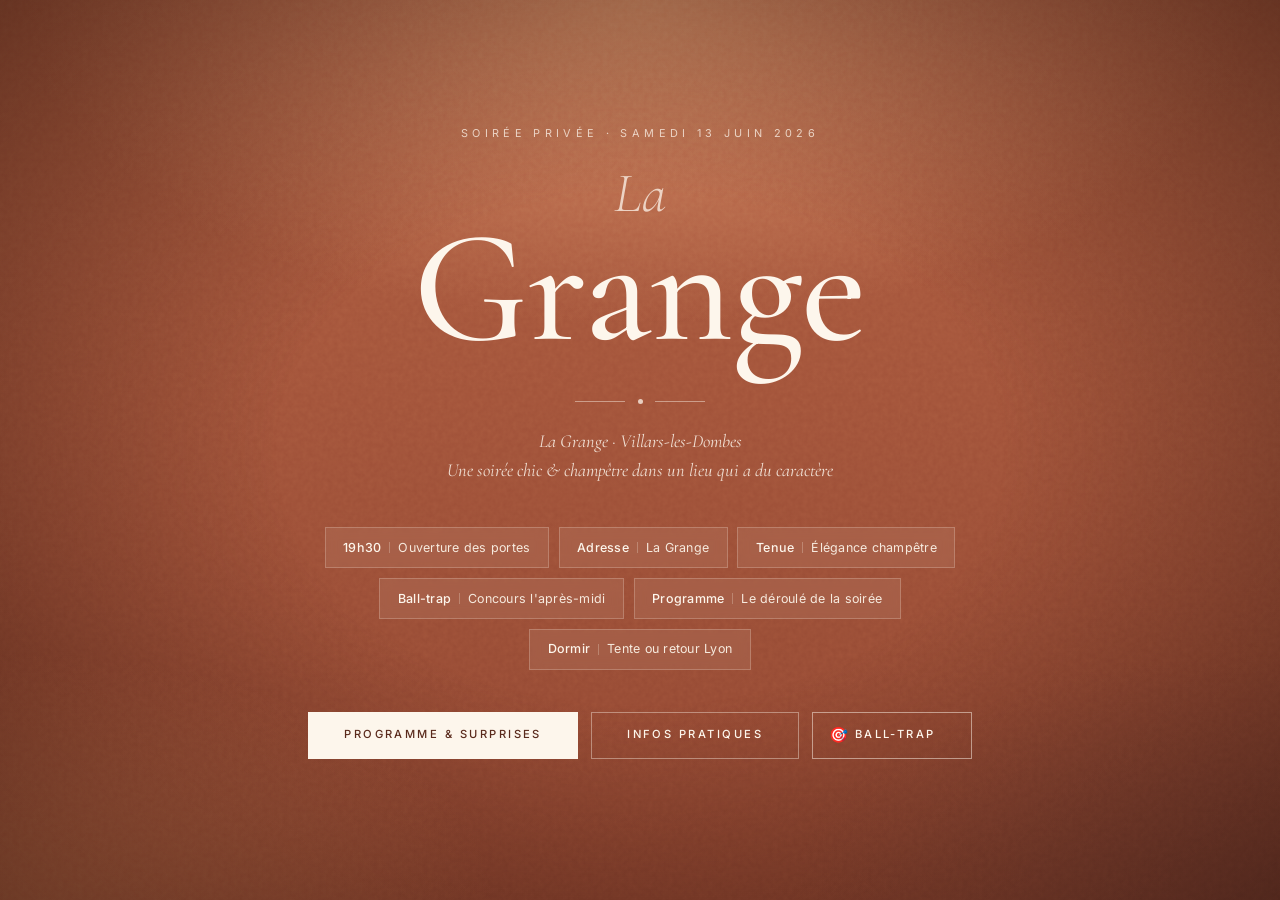
<file: index.html>
<!DOCTYPE html>
<html lang="fr">
<head>
  <meta charset="UTF-8" />
  <meta name="viewport" content="width=device-width, initial-scale=1.0" />
  <title>La Grange · Soirée du 13 Juin 2026</title>
  <link rel="stylesheet" href="style.css" />
</head>
<body>

<main class="hero">

  <p class="eyebrow fade-in d1">Soirée privée &middot; Samedi 13 Juin 2026</p>

  <div class="title-wrap fade-in d2">
    <span class="title-la">La</span>
    <h1>Grange</h1>
  </div>

  <div class="ornament fade-in d3" aria-hidden="true">
    <span class="orn-line"></span>
    <span class="orn-dot"></span>
    <span class="orn-line"></span>
  </div>

  <p class="tagline fade-in d4">La Grange &middot; Villars-les-Dombes<br>Une soirée chic &amp; champêtre dans un lieu qui a du caractère</p>

  <ul class="tags fade-in d5">
    <a href="programme.html" class="tag"><strong>19h30</strong><span class="tag-sep"></span>Ouverture des portes</a>
    <a href="adresse.html" class="tag"><strong>Adresse</strong><span class="tag-sep"></span>La Grange</a>
    <a href="tenue.html" class="tag"><strong>Tenue</strong><span class="tag-sep"></span>Élégance champêtre</a>
    <a href="ball-trap.html" class="tag"><strong>Ball-trap</strong><span class="tag-sep"></span>Concours l'après-midi</a>
    <a href="programme.html" class="tag"><strong>Programme</strong><span class="tag-sep"></span>Le déroulé de la soirée</a>
    <a href="adresse.html#dormir" class="tag"><strong>Dormir</strong><span class="tag-sep"></span>Tente ou retour Lyon</a>
  </ul>

  <nav class="nav fade-in d6">
    <a href="programme.html" class="nav-btn">Programme &amp; surprises</a>
    <a href="adresse.html" class="nav-btn nav-btn-ghost">Infos pratiques</a>
    <a href="ball-trap.html" class="nav-btn nav-btn-ball">Ball-trap</a>
  </nav>

</main>

</body>
</html>
</file>
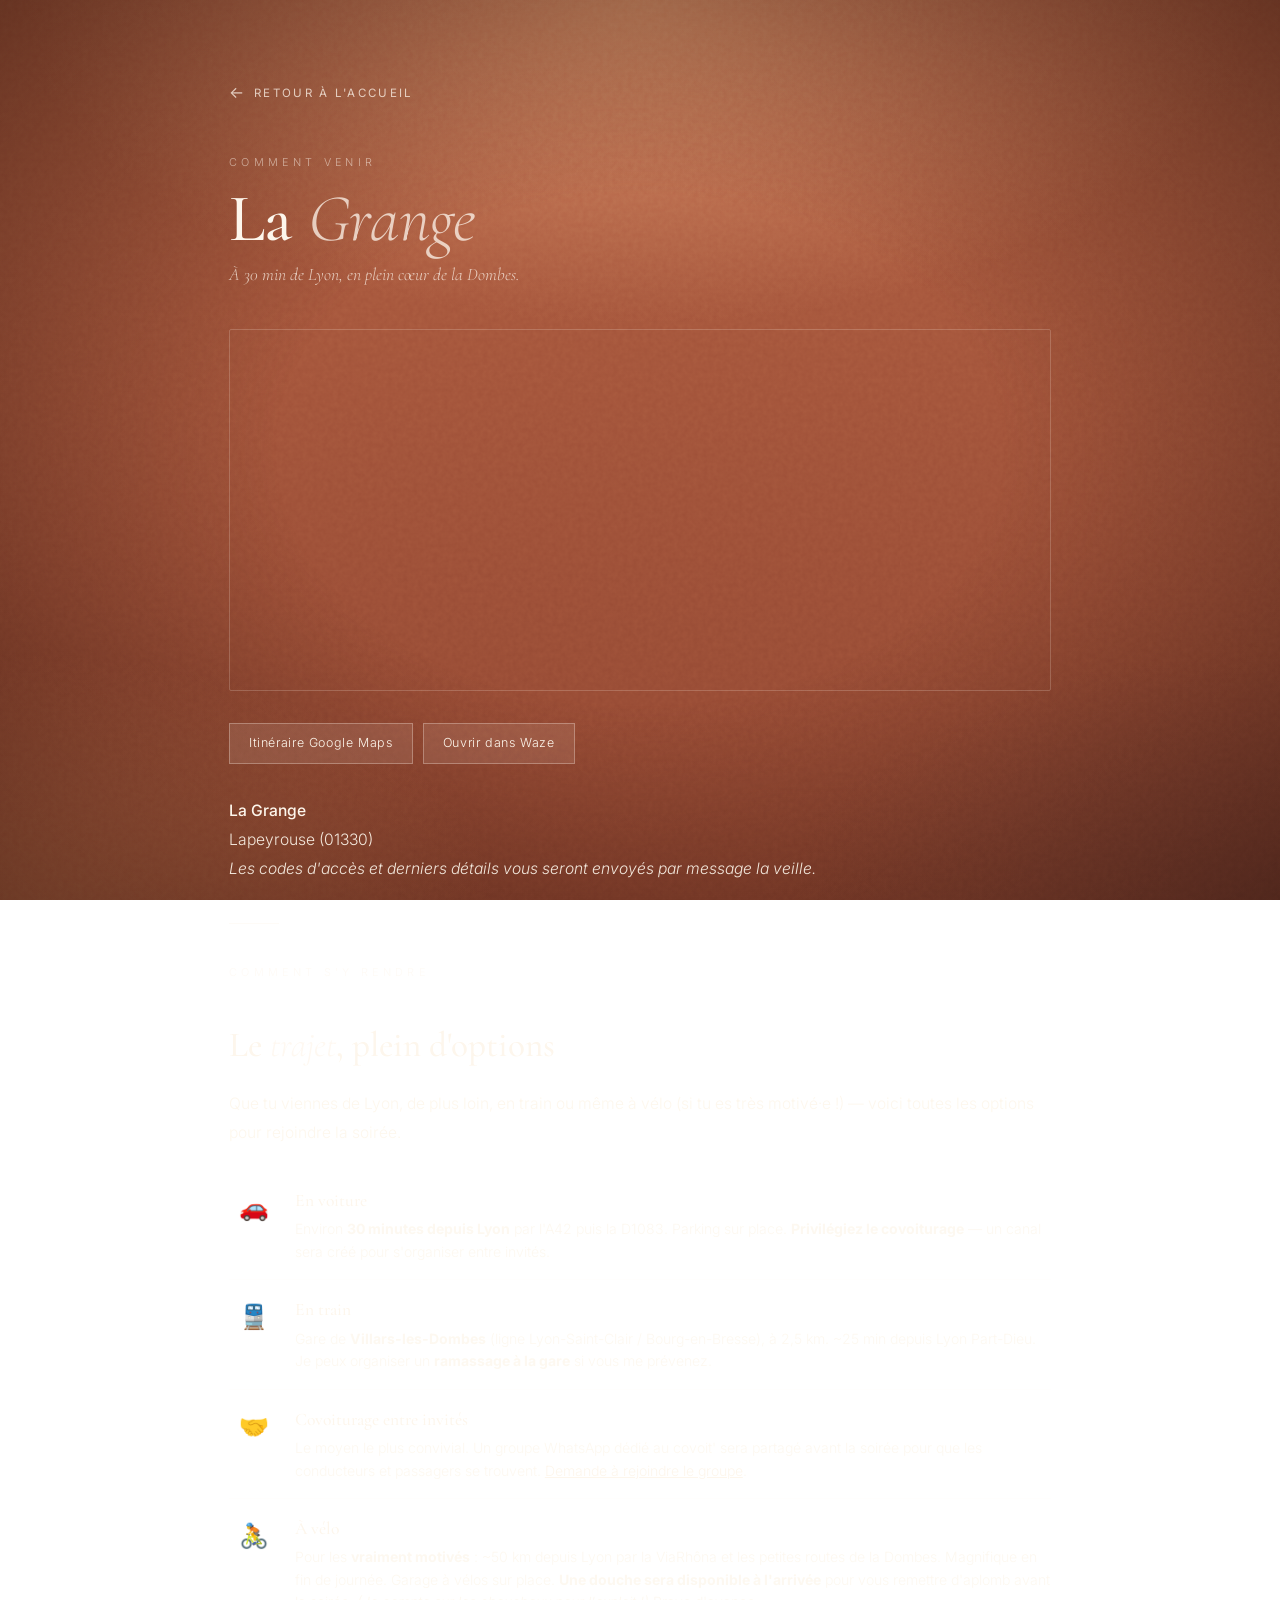
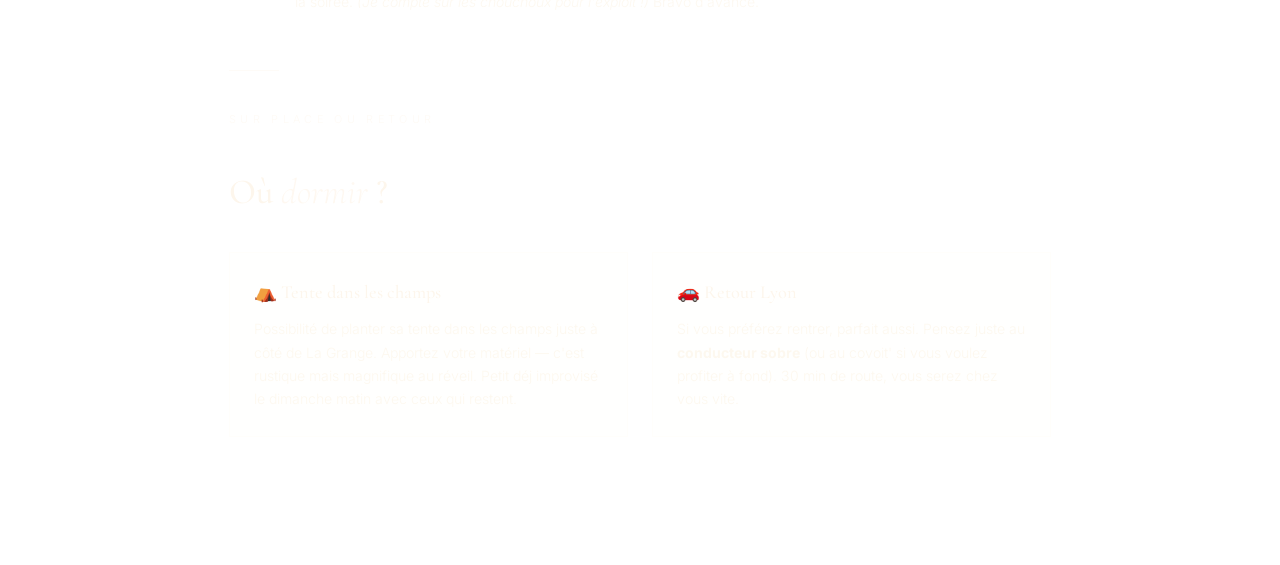
<file: adresse.html>
<!DOCTYPE html>
<html lang="fr">
<head>
  <meta charset="UTF-8" />
  <meta name="viewport" content="width=device-width, initial-scale=1.0" />
  <title>Adresse &amp; transport · La Grange</title>
  <link rel="stylesheet" href="style.css" />
</head>
<body>

<div class="page-content">

  <a href="index.html" class="back-link">Retour à l'accueil</a>

  <p class="page-eyebrow">Comment venir</p>
  <h1 class="page-title">La <em>Grange</em></h1>
  <p class="page-subtitle">À 30 min de Lyon, en plein cœur de la Dombes.</p>

  <!-- ── MAP ─────────────────── -->
  <div class="map-wrap">
    <iframe
      src="https://www.openstreetmap.org/export/embed.html?bbox=4.9774%2C45.9918%2C5.0174%2C46.0118&layer=mapnik&marker=46.0018%2C4.9974"
      loading="lazy"
      title="Carte de La Grange">
    </iframe>
  </div>

  <div class="map-actions">
    <a href="https://www.google.com/maps/dir/?api=1&destination=Ch%C3%A2teau+de+la+Grange+Villars-les-Dombes&travelmode=driving" target="_blank" class="map-btn">Itinéraire Google Maps</a>
    <a href="https://www.waze.com/ul?ll=46.0018%2C4.9974&navigate=yes" target="_blank" class="map-btn">Ouvrir dans Waze</a>
  </div>

  <div class="prose" style="margin-top:2rem;">
    <p><strong>La Grange</strong><br>Lapeyrouse (01330)<br><em>Les codes d'accès et derniers détails vous seront envoyés par message la veille.</em></p>
  </div>

  <div class="section-rule"></div>

  <!-- ── TRANSPORT ─────────────────── -->
  <p class="page-eyebrow">Comment s'y rendre</p>
  <h2>Le <em style="font-style:italic;color:var(--cream-dim);font-weight:300;">trajet</em>, plein d'options</h2>
  <div class="prose">
    <p>Que tu viennes de Lyon, de plus loin, en train ou même à vélo (si tu es très motivé·e !) — voici toutes les options pour rejoindre la soirée.</p>
  </div>

  <ul class="transport-list">
    <li>
      <span class="transport-icon">🚗</span>
      <div>
        <h4>En voiture</h4>
        <p>Environ <strong>30 minutes depuis Lyon</strong> par l'A42 puis la D1083. Parking sur place. <strong>Privilégiez le covoiturage</strong> — un canal sera créé pour s'organiser entre invités.</p>
      </div>
    </li>
    <li>
      <span class="transport-icon">🚆</span>
      <div>
        <h4>En train</h4>
        <p>Gare de <strong>Villars-les-Dombes</strong> (ligne Lyon-Saint-Clair / Bourg-en-Bresse), à 2,5 km. ~25 min depuis Lyon Part-Dieu. Je peux organiser un <strong>ramassage à la gare</strong> si vous me prévenez.</p>
      </div>
    </li>
    <li>
      <span class="transport-icon">🤝</span>
      <div>
        <h4>Covoiturage entre invités</h4>
        <p>Le moyen le plus convivial. Un groupe WhatsApp dédié au covoit' sera partagé avant la soirée pour que les conducteurs et passagers se trouvent. <a href="https://wa.me/33769939389?text=Salut%20!%20Je%20veux%20rejoindre%20le%20groupe%20covoit'%20pour%20la%20soir%C3%A9e%20La%20Grange" style="color:var(--cream);text-decoration:underline;">Demande à rejoindre le groupe</a>.</p>
      </div>
    </li>
    <li>
      <span class="transport-icon">🚴</span>
      <div>
        <h4>À vélo</h4>
        <p>Pour les <strong>vraiment motivés</strong> : ~50 km depuis Lyon par la ViaRhôna et les petites routes de la Dombes. Magnifique en fin de journée. Garage à vélos sur place. <strong>Une douche sera disponible à l'arrivée</strong> pour vous remettre d'aplomb avant la soirée. <em>(Je compte sur les chouchoux pour l'exploit !)</em> Bravo d'avance.</p>
      </div>
    </li>
  </ul>

  <div class="section-rule" id="dormir"></div>

  <!-- ── DORMIR ─────────────────── -->
  <p class="page-eyebrow">Sur place ou retour</p>
  <h2>Où <em style="font-style:italic;color:var(--cream-dim);font-weight:300;">dormir</em> ?</h2>

  <div class="info-grid">
    <div class="info-card">
      <h3>⛺ Tente dans les champs</h3>
      <p>Possibilité de planter sa tente dans les champs juste à côté de La Grange. Apportez votre matériel — c'est rustique mais magnifique au réveil. Petit déj improvisé le dimanche matin avec ceux qui restent.</p>
    </div>
    <div class="info-card">
      <h3>🚗 Retour Lyon</h3>
      <p>Si vous préférez rentrer, parfait aussi. Pensez juste au <strong>conducteur sobre</strong> (ou au covoit' si vous voulez profiter à fond). 30 min de route, vous serez chez vous vite.</p>
    </div>
  </div>

</div>

</body>
</html>
</file>
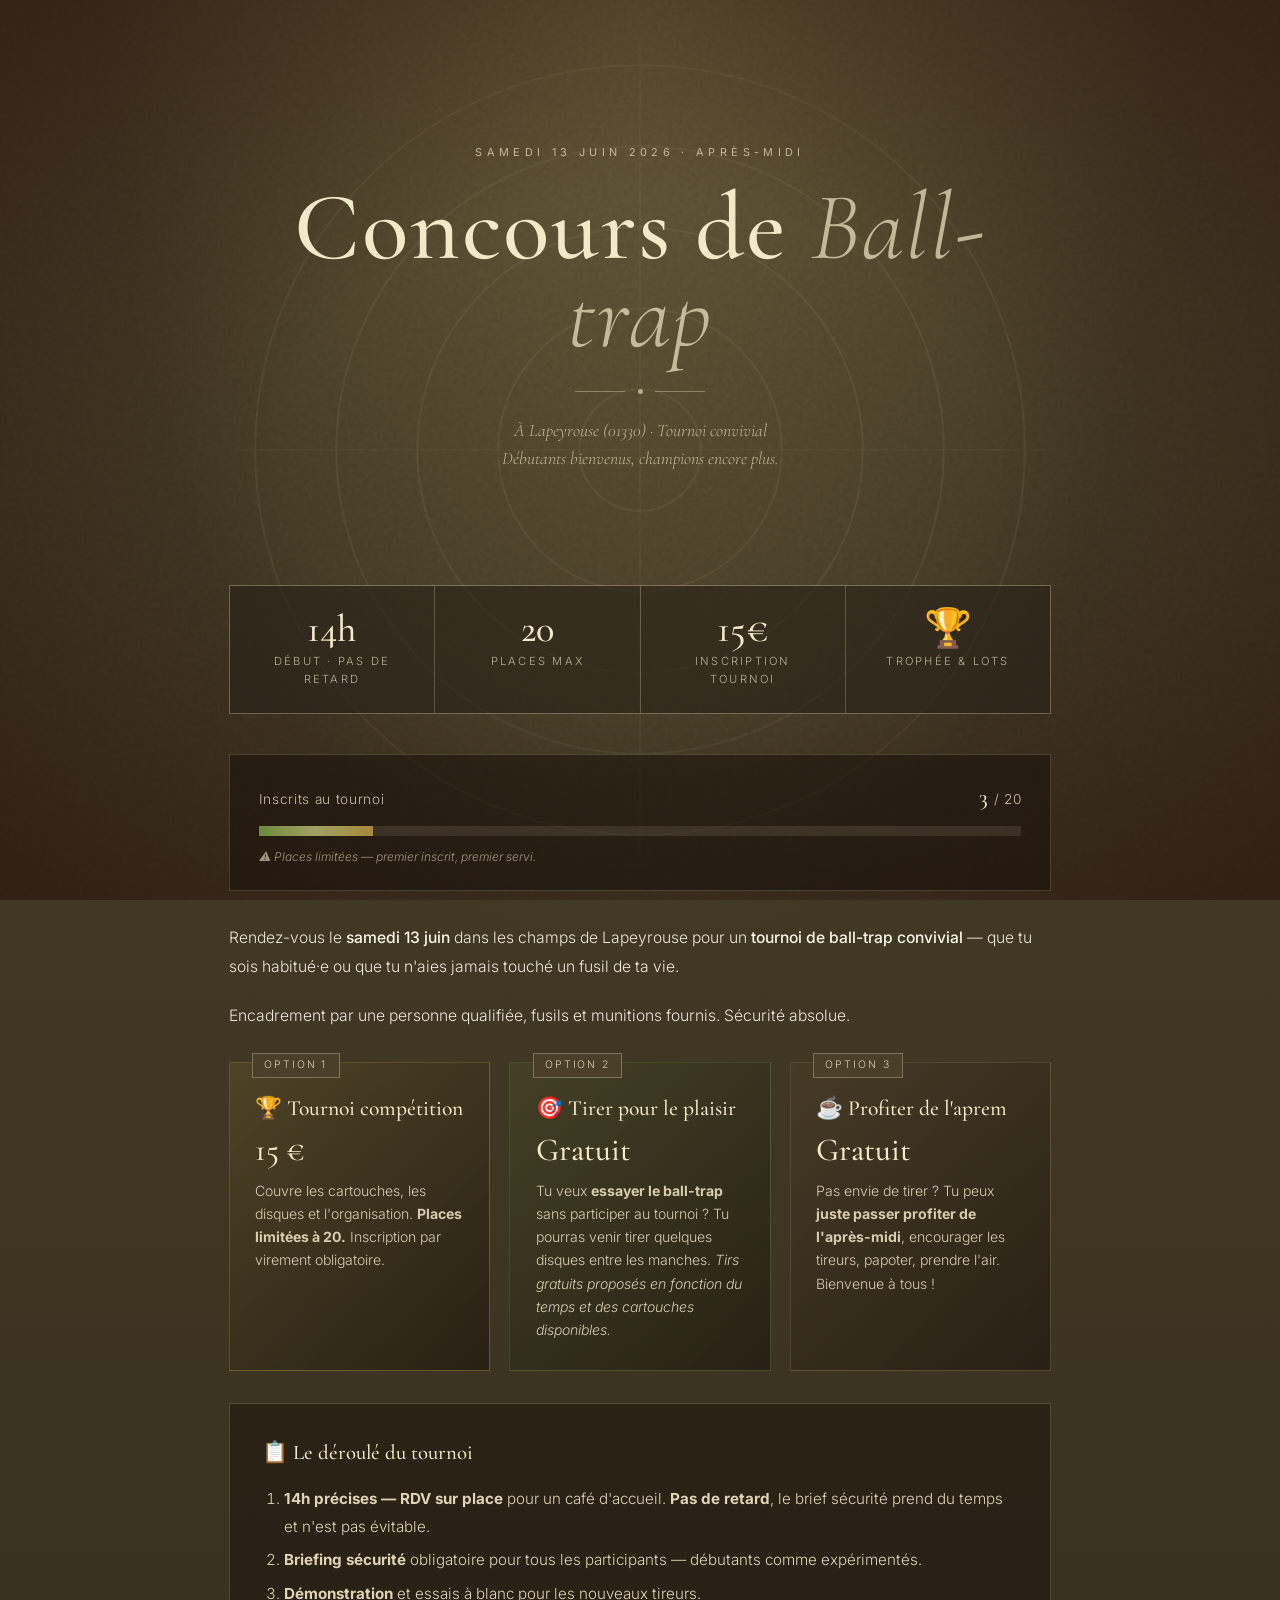
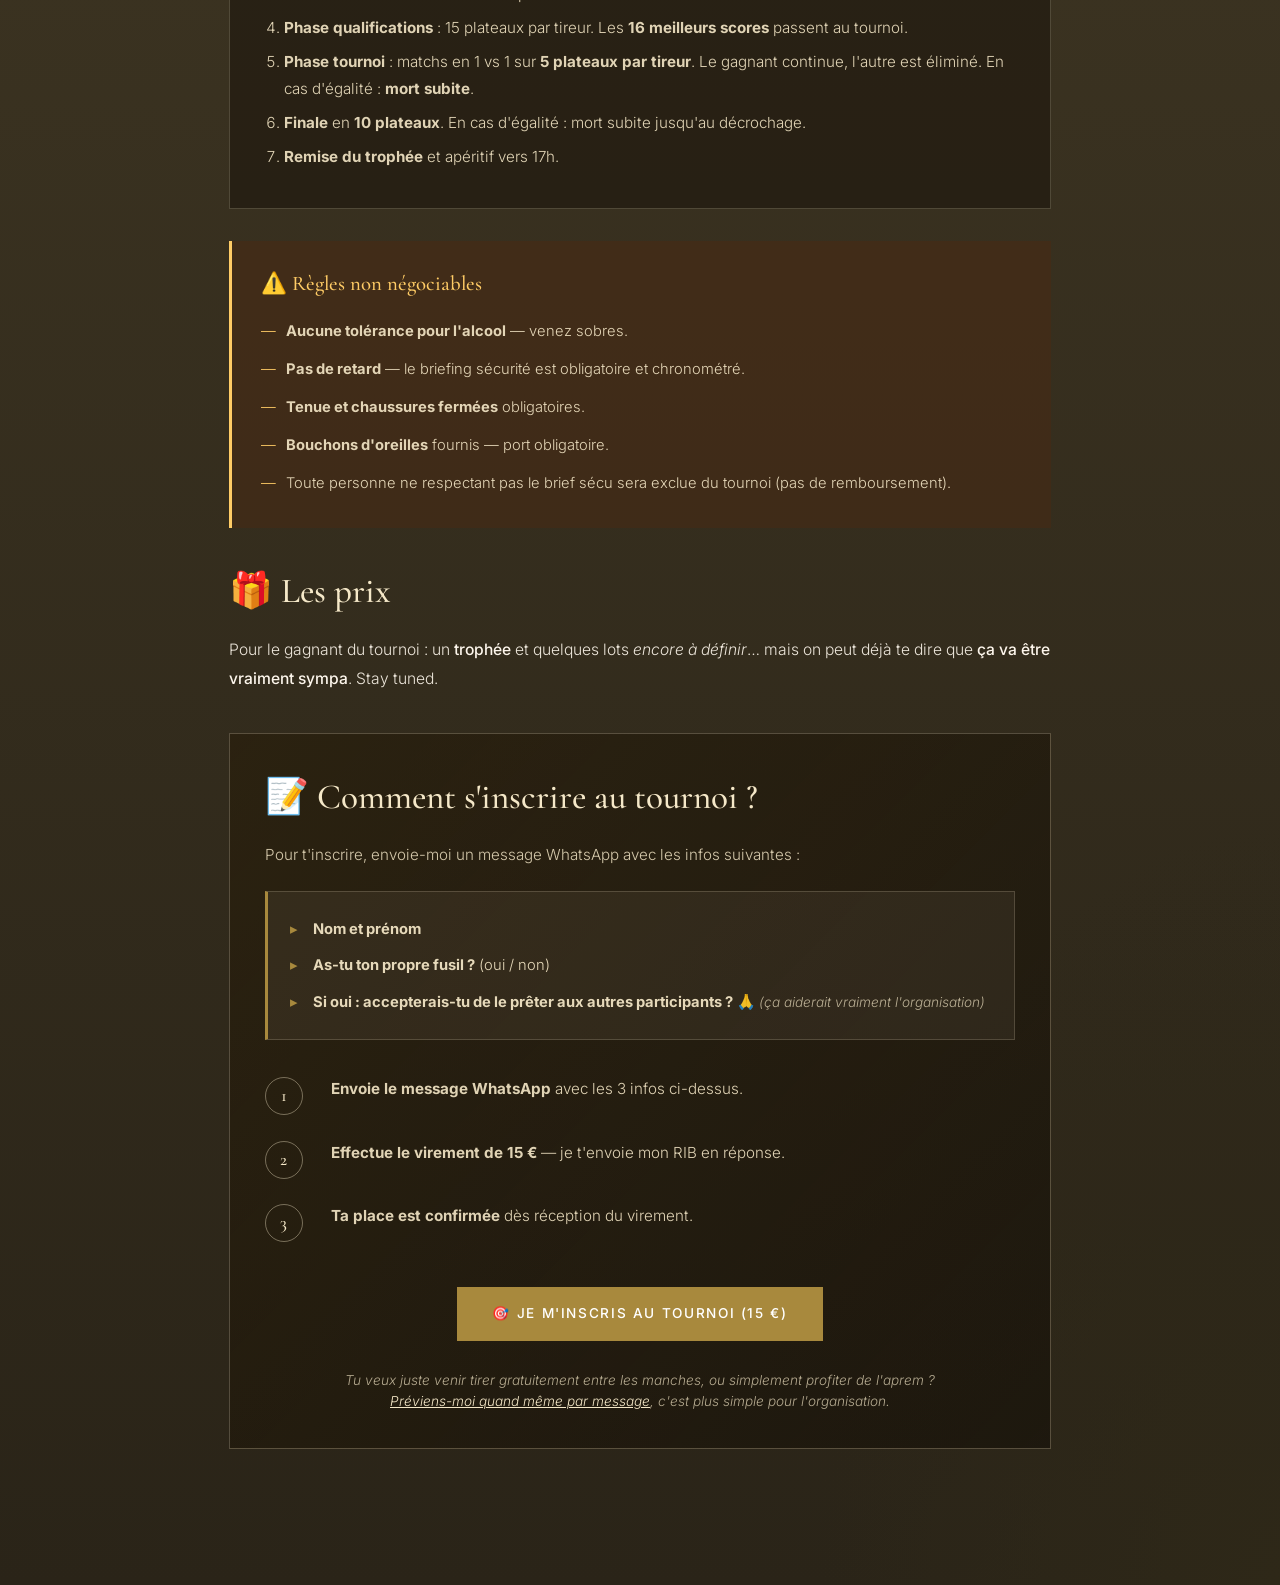
<file: ball-trap.html>
<!DOCTYPE html>
<html lang="fr">
<head>
  <meta charset="UTF-8" />
  <meta name="viewport" content="width=device-width, initial-scale=1.0" />
  <title>Concours de Ball-trap · 13 Juin 2026 · Lapeyrouse</title>
  <link rel="stylesheet" href="style.css" />
</head>
<body class="ball-trap-page">

<svg class="target-deco" viewBox="0 0 200 200" xmlns="http://www.w3.org/2000/svg" aria-hidden="true">
  <circle cx="100" cy="100" r="95" fill="none" stroke="#f5e8c8" stroke-width="0.5"/>
  <circle cx="100" cy="100" r="75" fill="none" stroke="#f5e8c8" stroke-width="0.5"/>
  <circle cx="100" cy="100" r="55" fill="none" stroke="#f5e8c8" stroke-width="0.5"/>
  <circle cx="100" cy="100" r="35" fill="none" stroke="#f5e8c8" stroke-width="0.5"/>
  <circle cx="100" cy="100" r="15" fill="none" stroke="#f5e8c8" stroke-width="0.5"/>
  <line x1="0" y1="100" x2="200" y2="100" stroke="#f5e8c8" stroke-width="0.3"/>
  <line x1="100" y1="0" x2="100" y2="200" stroke="#f5e8c8" stroke-width="0.3"/>
</svg>

<div class="page-content">

  <div class="bt-hero">
    <p class="eyebrow fade-in d1">Samedi 13 Juin 2026 &middot; Après-midi</p>
    <h1 class="fade-in d2">Concours de <em>Ball-trap</em></h1>
    <div class="ornament fade-in d3" aria-hidden="true" style="justify-content:center;color:rgba(245,232,200,0.6);">
      <span class="orn-line"></span>
      <span class="orn-dot"></span>
      <span class="orn-line"></span>
    </div>
    <p class="page-subtitle fade-in d4">À Lapeyrouse (01330) · Tournoi convivial<br>Débutants bienvenus, champions encore plus.</p>
  </div>

  <div class="bt-stat-grid fade-in d5">
    <div class="bt-stat">
      <div class="bt-stat-num">14h</div>
      <div class="bt-stat-label">Début · pas de retard</div>
    </div>
    <div class="bt-stat">
      <div class="bt-stat-num">20</div>
      <div class="bt-stat-label">Places max</div>
    </div>
    <div class="bt-stat">
      <div class="bt-stat-num">15€</div>
      <div class="bt-stat-label">Inscription tournoi</div>
    </div>
    <div class="bt-stat">
      <div class="bt-stat-num">🏆</div>
      <div class="bt-stat-label">Trophée &amp; lots</div>
    </div>
  </div>

  <div class="bt-gauge-wrap">
    <div class="bt-gauge-header">
      <span>Inscrits au tournoi</span>
      <span id="gaugeCount"><strong>0</strong> / 20</span>
    </div>
    <div class="bt-gauge">
      <div class="bt-gauge-fill" id="gaugeFill" style="width:0%;"></div>
    </div>
    <p class="bt-gauge-note">⚠️ Places limitées — premier inscrit, premier servi.</p>
  </div>

  <div class="prose">
    <p>Rendez-vous le <strong>samedi 13 juin</strong> dans les champs de Lapeyrouse pour un <strong>tournoi de ball-trap convivial</strong> — que tu sois habitué·e ou que tu n'aies jamais touché un fusil de ta vie.</p>
    <p>Encadrement par une personne qualifiée, fusils et munitions fournis. Sécurité absolue.</p>
  </div>

  <!-- TROIS OPTIONS DE PARTICIPATION -->
  <div class="bt-options bt-options-3">

    <div class="bt-option bt-option-tournament">
      <div class="bt-option-tag">Option 1</div>
      <h3>🏆 Tournoi compétition</h3>
      <p class="bt-option-price">15 €</p>
      <p class="bt-option-desc">Couvre les cartouches, les disques et l'organisation. <strong>Places limitées à 20.</strong> Inscription par virement obligatoire.</p>
    </div>

    <div class="bt-option bt-option-free">
      <div class="bt-option-tag">Option 2</div>
      <h3>🎯 Tirer pour le plaisir</h3>
      <p class="bt-option-price">Gratuit</p>
      <p class="bt-option-desc">Tu veux <strong>essayer le ball-trap</strong> sans participer au tournoi ? Tu pourras venir tirer quelques disques entre les manches. <em>Tirs gratuits proposés en fonction du temps et des cartouches disponibles.</em></p>
    </div>

    <div class="bt-option bt-option-spectator">
      <div class="bt-option-tag">Option 3</div>
      <h3>☕ Profiter de l'aprem</h3>
      <p class="bt-option-price">Gratuit</p>
      <p class="bt-option-desc">Pas envie de tirer ? Tu peux <strong>juste passer profiter de l'après-midi</strong>, encourager les tireurs, papoter, prendre l'air. Bienvenue à tous !</p>
    </div>

  </div>

  <!-- DÉROULÉ TOURNOI -->
  <div class="bt-rules">
    <h3 style="color:#f5e8c8;margin-top:0;">📋 Le déroulé du tournoi</h3>
    <ol>
      <li><strong>14h précises — RDV sur place</strong> pour un café d'accueil. <strong>Pas de retard</strong>, le brief sécurité prend du temps et n'est pas évitable.</li>
      <li><strong>Briefing sécurité</strong> obligatoire pour tous les participants — débutants comme expérimentés.</li>
      <li><strong>Démonstration</strong> et essais à blanc pour les nouveaux tireurs.</li>
      <li><strong>Phase qualifications</strong> : 15 plateaux par tireur. Les <strong>16 meilleurs scores</strong> passent au tournoi.</li>
      <li><strong>Phase tournoi</strong> : matchs en 1 vs 1 sur <strong>5 plateaux par tireur</strong>. Le gagnant continue, l'autre est éliminé. En cas d'égalité : <strong>mort subite</strong>.</li>
      <li><strong>Finale</strong> en <strong>10 plateaux</strong>. En cas d'égalité : mort subite jusqu'au décrochage.</li>
      <li><strong>Remise du trophée</strong> et apéritif vers 17h.</li>
    </ol>
  </div>

  <!-- RÈGLES STRICTES -->
  <div class="bt-warning">
    <h3 style="color:#ffcc66;margin-top:0;">⚠️ Règles non négociables</h3>
    <ul>
      <li><strong>Aucune tolérance pour l'alcool</strong> — venez sobres.</li>
      <li><strong>Pas de retard</strong> — le briefing sécurité est obligatoire et chronométré.</li>
      <li><strong>Tenue et chaussures fermées</strong> obligatoires.</li>
      <li><strong>Bouchons d'oreilles</strong> fournis — port obligatoire.</li>
      <li>Toute personne ne respectant pas le brief sécu sera exclue du tournoi (pas de remboursement).</li>
    </ul>
  </div>

  <div class="prose">
    <h2 style="color:#f5e8c8;">🎁 Les prix</h2>
    <p>Pour le gagnant du tournoi : un <strong>trophée</strong> et quelques lots <em>encore à définir</em>… mais on peut déjà te dire que <strong>ça va être vraiment sympa</strong>. Stay tuned.</p>
  </div>

  <!-- INSCRIPTION -->
  <div class="bt-signup">
    <h2 style="color:#f5e8c8;margin-top:0;">📝 Comment s'inscrire au tournoi ?</h2>
    <p style="color:rgba(245,232,200,0.85);font-size:0.95rem;line-height:1.7;margin:1rem 0 1.5rem;">
      Pour t'inscrire, envoie-moi un message WhatsApp avec les infos suivantes :
    </p>

    <ul class="bt-signup-info">
      <li><strong>Nom et prénom</strong></li>
      <li><strong>As-tu ton propre fusil ?</strong> (oui / non)</li>
      <li><strong>Si oui : accepterais-tu de le prêter aux autres participants ?</strong> 🙏 <em>(ça aiderait vraiment l'organisation)</em></li>
    </ul>

    <ol class="bt-signup-steps">
      <li>
        <span class="bt-step-num">1</span>
        <div><strong>Envoie le message WhatsApp</strong> avec les 3 infos ci-dessus.</div>
      </li>
      <li>
        <span class="bt-step-num">2</span>
        <div><strong>Effectue le virement de 15 €</strong> — je t'envoie mon RIB en réponse.</div>
      </li>
      <li>
        <span class="bt-step-num">3</span>
        <div><strong>Ta place est confirmée</strong> dès réception du virement.</div>
      </li>
    </ol>

    <div style="text-align:center;margin-top:2rem;">
      <a href="https://wa.me/33769939389?text=Salut%20!%20Je%20m'inscris%20au%20ball-trap%20du%2013%20juin%20%F0%9F%8E%AF%0A%0ANom%20%3A%20%0APr%C3%A9nom%20%3A%20%0AJ'ai%20mon%20propre%20fusil%20%3A%20oui%20%2F%20non%0AJe%20peux%20le%20pr%C3%AAter%20%3A%20oui%20%2F%20non" class="btn-send" style="text-decoration:none;background:#a8893d;font-size:0.85rem;padding:1rem 2.2rem;">
        🎯 Je m'inscris au tournoi (15 €)
      </a>
    </div>

    <p style="text-align:center;margin-top:1.8rem;font-size:0.85rem;color:rgba(245,232,200,0.7);font-style:italic;">
      Tu veux juste venir tirer gratuitement entre les manches, ou simplement profiter de l'aprem ?<br>
      <a href="https://wa.me/33769939389?text=Salut%20!%20Je%20viens%20au%20ball-trap%20du%2013%20juin%20mais%20pas%20au%20tournoi%20%F0%9F%8E%AF" style="color:#f5e8c8;">Préviens-moi quand même par message</a>, c'est plus simple pour l'organisation.
    </p>
  </div>

</div>

<script>
var inscrits = 3;  // change cette valeur quand tu reçois un virement
var maxPlaces = 20;
var pct = (inscrits / maxPlaces) * 100;
document.getElementById('gaugeFill').style.width = pct + '%';
document.getElementById('gaugeCount').innerHTML = '<strong>' + inscrits + '</strong> / ' + maxPlaces;

var fill = document.getElementById('gaugeFill');
if (pct >= 80) fill.style.background = 'linear-gradient(90deg, #c97a2b, #d44a2b)';
else if (pct >= 50) fill.style.background = 'linear-gradient(90deg, #a8893d, #c97a2b)';
</script>

</body>
</html>
</file>
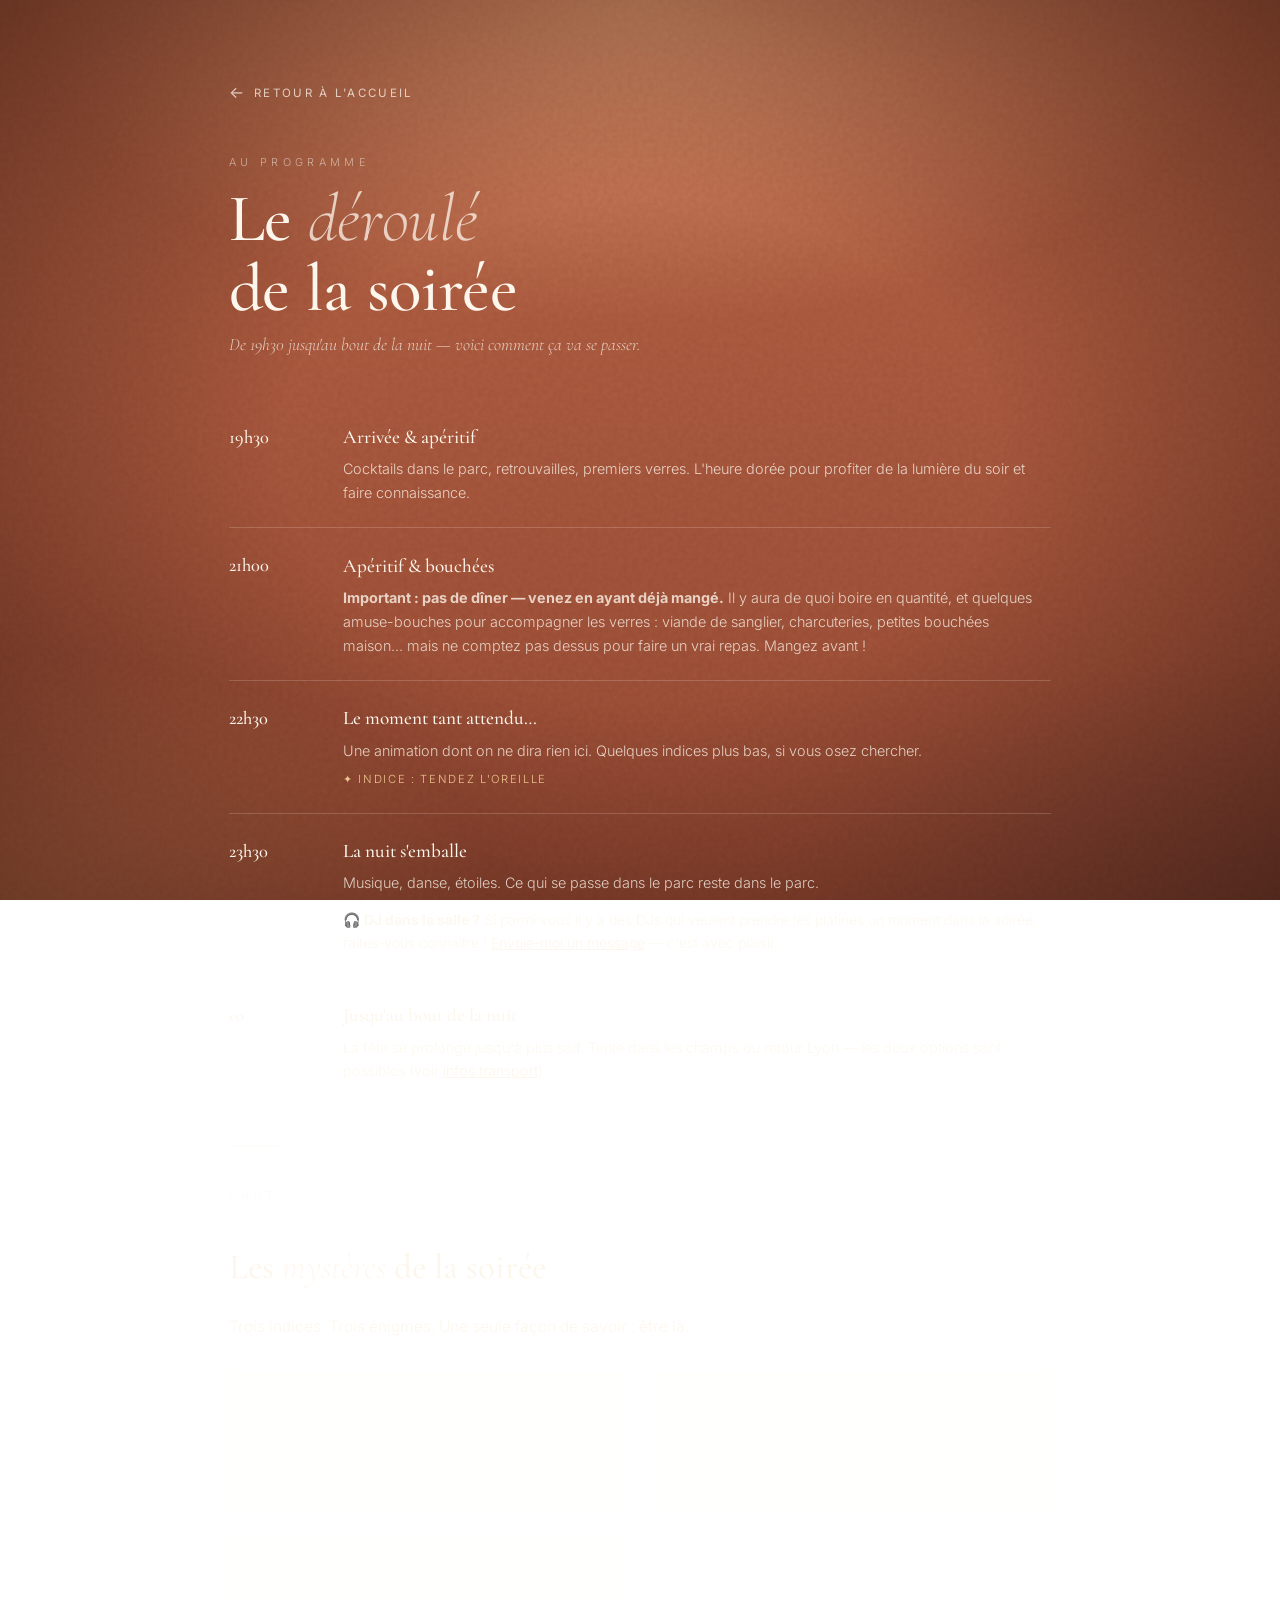
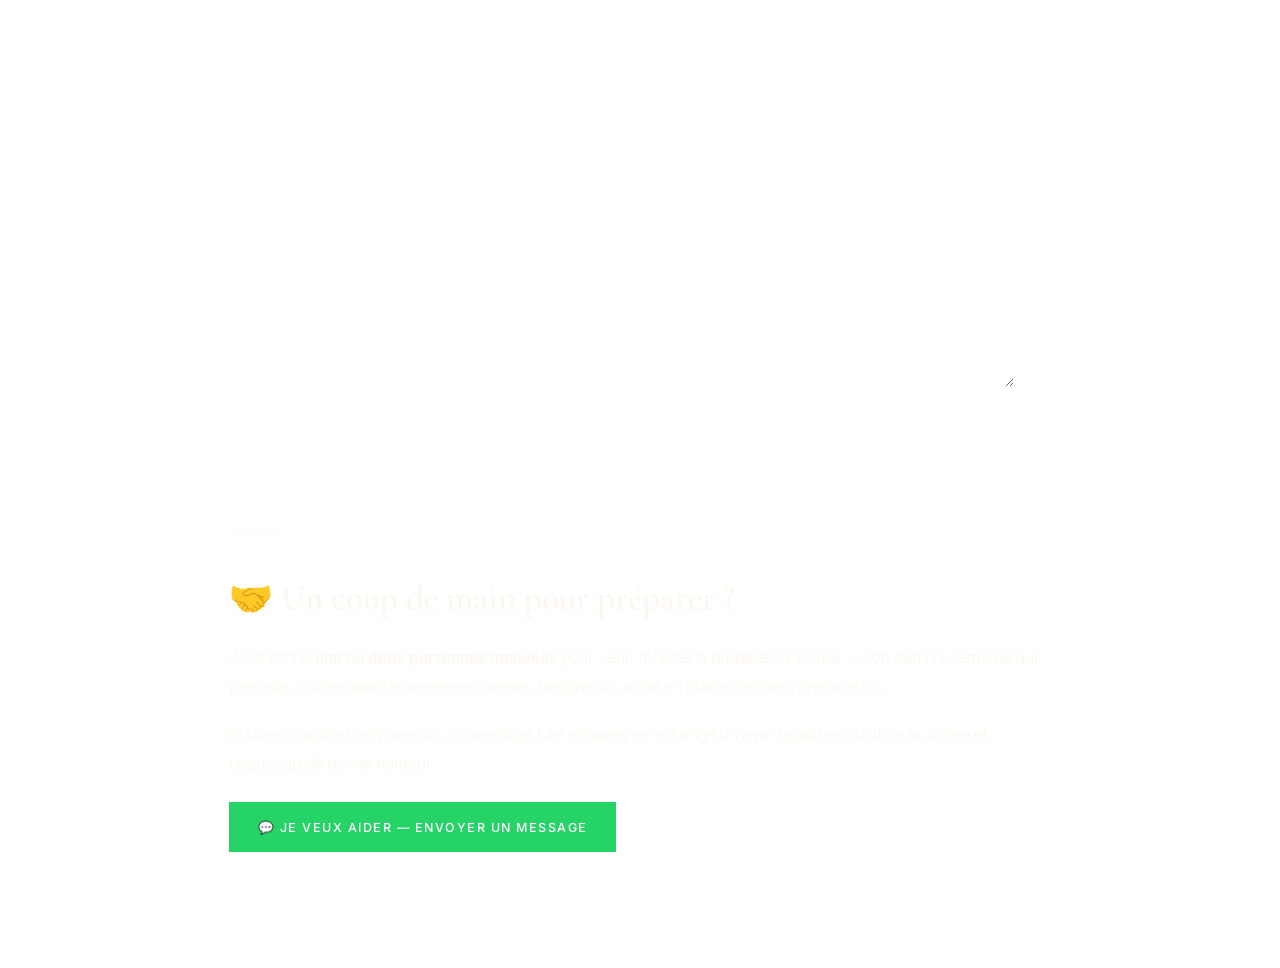
<file: programme.html>
<!DOCTYPE html>
<html lang="fr">
<head>
  <meta charset="UTF-8" />
  <meta name="viewport" content="width=device-width, initial-scale=1.0" />
  <title>Programme · La Grange</title>
  <link rel="stylesheet" href="style.css" />
</head>
<body>

<div class="page-content">

  <a href="index.html" class="back-link">Retour à l'accueil</a>

  <p class="page-eyebrow">Au programme</p>
  <h1 class="page-title">Le <em>déroulé</em><br>de la soirée</h1>
  <p class="page-subtitle">De 19h30 jusqu'au bout de la nuit — voici comment ça va se passer.</p>

  <ul class="timeline">

    <li class="timeline-item">
      <span class="timeline-time">19h30</span>
      <div class="timeline-content">
        <h3>Arrivée &amp; apéritif</h3>
        <p>Cocktails dans le parc, retrouvailles, premiers verres. L'heure dorée pour profiter de la lumière du soir et faire connaissance.</p>
      </div>
    </li>

    <li class="timeline-item">
      <span class="timeline-time">21h00</span>
      <div class="timeline-content">
        <h3>Apéritif &amp; bouchées</h3>
        <p><strong>Important : pas de dîner — venez en ayant déjà mangé.</strong> Il y aura de quoi boire en quantité, et quelques amuse-bouches pour accompagner les verres : viande de sanglier, charcuteries, petites bouchées maison… mais ne comptez pas dessus pour faire un vrai repas. Mangez avant !</p>
      </div>
    </li>

    <li class="timeline-item">
      <span class="timeline-time">22h30</span>
      <div class="timeline-content">
        <h3>Le moment tant attendu…</h3>
        <p>Une animation dont on ne dira rien ici. Quelques indices plus bas, si vous osez chercher.</p>
        <span class="mystery-tag">✦ Indice : tendez l'oreille</span>
      </div>
    </li>

    <li class="timeline-item">
      <span class="timeline-time">23h30</span>
      <div class="timeline-content">
        <h3>La nuit s'emballe</h3>
        <p>Musique, danse, étoiles. Ce qui se passe dans le parc reste dans le parc.</p>
        <p style="margin-top:0.8rem;font-size:0.88rem;color:rgba(253,246,236,0.78);"><strong>🎧 DJ dans la salle ?</strong> Si parmi vous il y a des DJs qui veulent prendre les platines un moment dans la soirée, faites-vous connaître ! <a href="https://wa.me/33769939389?text=Salut%20!%20Je%20suis%20DJ%20et%20je%20veux%20bien%20mixer%20un%20moment%20%C3%A0%20la%20soir%C3%A9e%20du%2013%20juin%20%F0%9F%8E%A7" style="color:var(--cream);text-decoration:underline;">Envoie-moi un message</a> — c'est avec plaisir.</p>
      </div>
    </li>

    <li class="timeline-item">
      <span class="timeline-time">∞</span>
      <div class="timeline-content">
        <h3>Jusqu'au bout de la nuit</h3>
        <p>La fête se prolonge jusqu'à plus soif. Tente dans les champs ou retour Lyon — les deux options sont possibles (voir <a href="adresse.html#dormir" style="color:var(--cream);text-decoration:underline;">infos transport</a>).</p>
      </div>
    </li>

  </ul>

  <div class="section-rule" id="surprises"></div>

  <!-- ── SURPRISES ─────────────────── -->
  <p class="page-eyebrow">Chut…</p>
  <h2>Les <em style="font-style:italic;color:var(--cream-dim);font-weight:300;">mystères</em> de la soirée</h2>
  <div class="prose">
    <p>Trois indices. Trois énigmes. Une seule façon de savoir : être là.</p>
  </div>

  <div class="info-grid">
    <div class="info-card">
      <h3>🌙 Indice n°1</h3>
      <p><em>« Quand le soleil se couche, un souffle s'élève. Cuivré, chaud, envoûtant. »</em></p>
    </div>
    <div class="info-card">
      <h3>🎭 Indice n°2</h3>
      <p><em>« Un instrument à clés, mais pas un piano. Un instrument à vent, mais pas une trompette. »</em></p>
    </div>
    <div class="info-card">
      <h3>🎶 Indice n°3</h3>
      <p><em>« Pensez aux nuits d'été à la Nouvelle-Orléans, aux toits de Paris à 3h du matin. Vous y êtes presque. »</em></p>
    </div>
  </div>

  <!-- ── FORMULAIRE WHATSAPP ─────────────────── -->
  <div class="surprise-box">
    <h3>✨ Tu as une idée à proposer ?</h3>
    <div class="prose">
      <p style="color:rgba(253,246,236,0.85);">Une animation, un jeu, une chanson, un défi, un truc improbable… toutes les idées sont bonnes à prendre. Écris-moi, je reçois directement par WhatsApp.</p>
    </div>
    <textarea id="ideaText" placeholder="Mon idée géniale pour la soirée…"></textarea>
    <button class="btn-send" onclick="sendIdea()">
      💬 Envoyer mon idée par WhatsApp
    </button>
  </div>

  <div class="section-rule"></div>

  <!-- ── COUP DE MAIN ─────────────────── -->
  <h2>🤝 Un coup de main pour préparer ?</h2>
  <div class="prose">
    <p>Je cherche <strong>une ou deux personnes motivées</strong> pour venir m'aider à préparer la soirée — soit dans la semaine qui précède, soit pendant le week-end même. Décoration, mise en place, derniers préparatifs…</p>
    <p>Si tu es chaud(e), envoie-moi un message ! Je promets en échange un avant-goût exclusif de la soirée et beaucoup de bonne humeur.</p>
    <p style="margin-top:1.5rem;">
      <a href="https://wa.me/33769939389?text=Salut%20!%20Je%20veux%20bien%20donner%20un%20coup%20de%20main%20avant%20la%20soirée%20%3A)" class="btn-send" style="text-decoration:none;">
        💬 Je veux aider — Envoyer un message
      </a>
    </p>
  </div>

</div>

<script>
function sendIdea() {
  var text = document.getElementById('ideaText').value.trim();
  if (!text) {
    alert('Écris d\'abord ton idée !');
    return;
  }
  var msg = encodeURIComponent('💡 Idée pour la soirée à La Grange : ' + text);
  window.open('https://wa.me/33769939389?text=' + msg, '_blank');
}
</script>

</body>
</html>
</file>
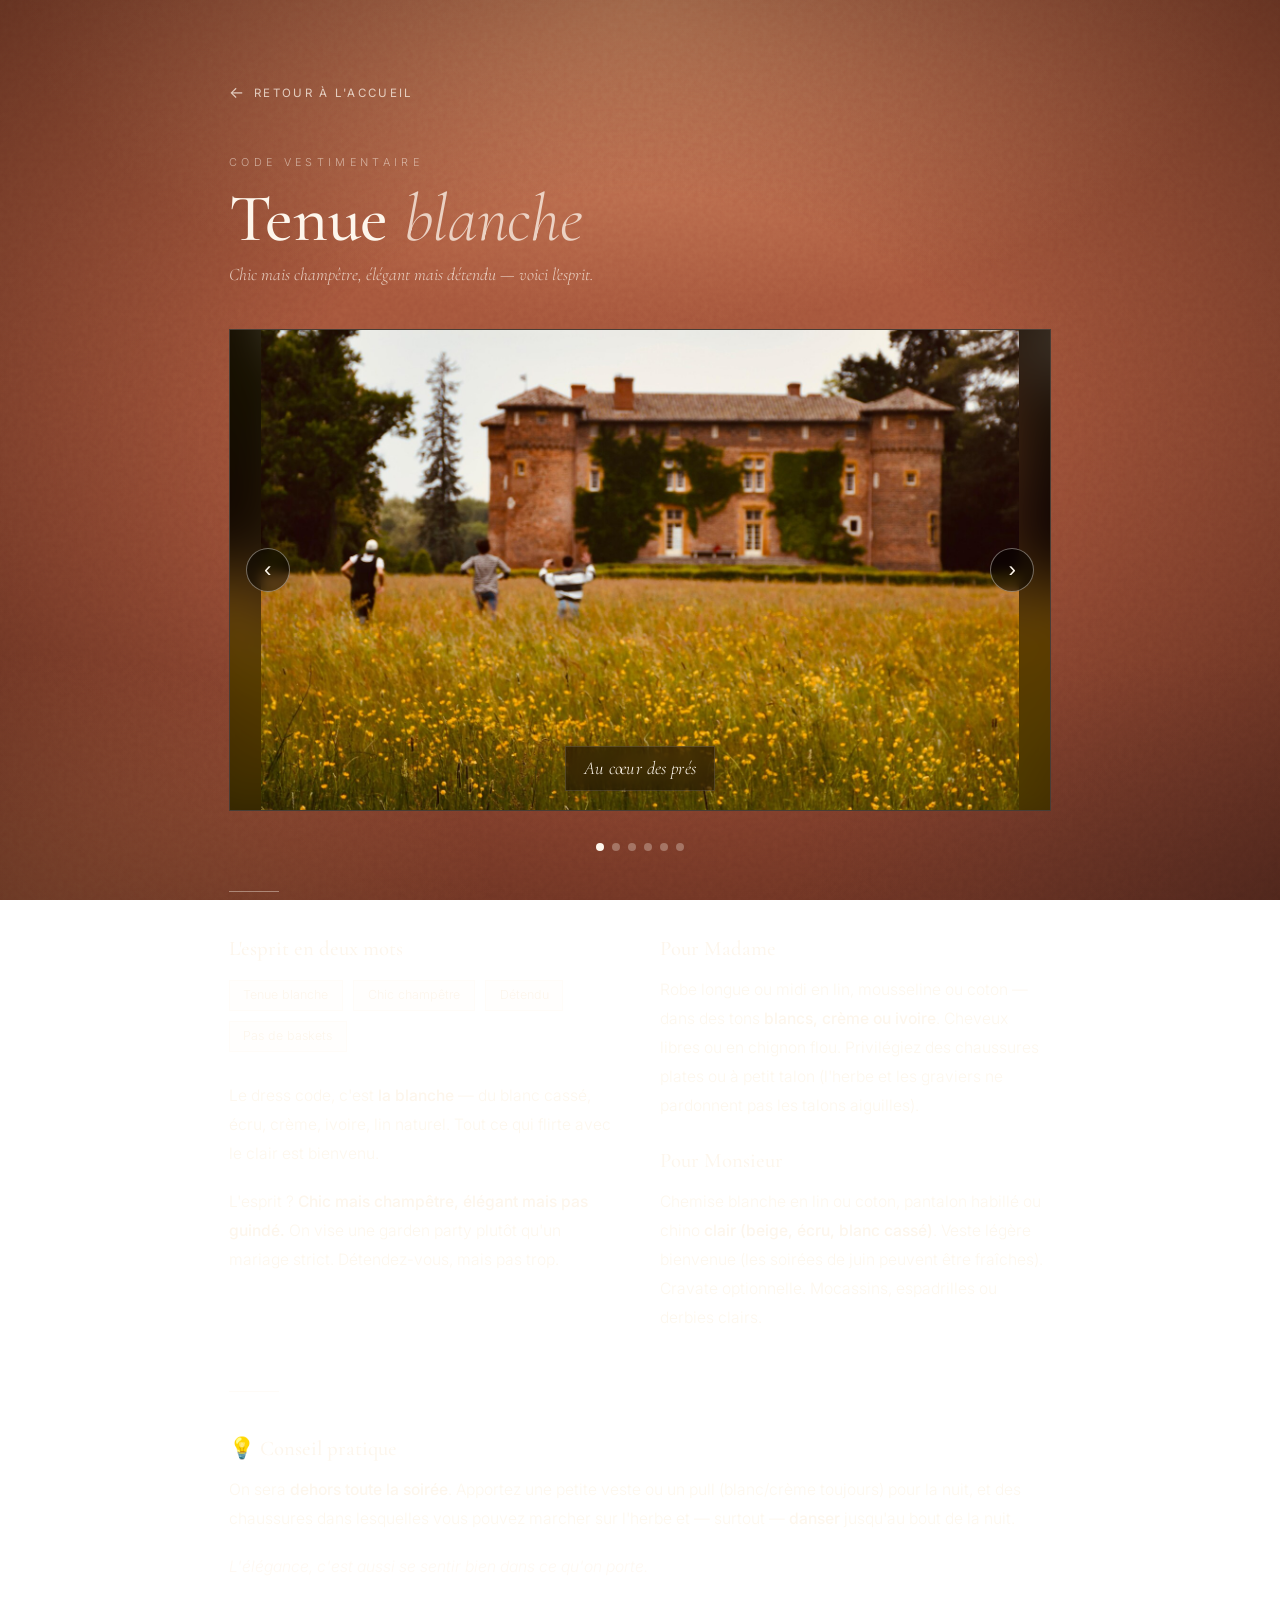
<file: tenue.html>
<!DOCTYPE html>
<html lang="fr">
<head>
  <meta charset="UTF-8" />
  <meta name="viewport" content="width=device-width, initial-scale=1.0" />
  <title>Tenue · La Grange</title>
  <link rel="stylesheet" href="style.css" />
</head>
<body>

<div class="page-content">

  <a href="index.html" class="back-link">Retour à l'accueil</a>

  <p class="page-eyebrow">Code vestimentaire</p>
  <h1 class="page-title">Tenue <em>blanche</em></h1>
  <p class="page-subtitle">Chic mais champêtre, élégant mais détendu — voici l'esprit.</p>

  <!-- ── CAROUSEL ─────────────────── -->
  <div class="carousel" id="carousel">
    <div class="carousel-track" id="carouselTrack">
      <div class="carousel-slide" data-img="photos/tenue-6.jpg" data-label="Au cœur des prés"></div>
      <div class="carousel-slide" data-img="photos/tenue-4.jpg" data-label="Les filles"></div>
      <div class="carousel-slide" data-img="photos/tenue-5.jpg" data-label="Les garçons"></div>
      <div class="carousel-slide" data-img="photos/tenue-1.jpg" data-label="Sous les guirlandes"></div>
      <div class="carousel-slide" data-img="photos/tenue-2.jpg" data-label="L'élégance détendue"></div>
      <div class="carousel-slide" data-img="photos/tenue-3.jpg" data-label="Esprit champêtre"></div>
    </div>
    <button class="carousel-btn carousel-prev" onclick="moveCarousel(-1)" aria-label="Précédent">‹</button>
    <button class="carousel-btn carousel-next" onclick="moveCarousel(1)" aria-label="Suivant">›</button>
  </div>
  <div class="carousel-dots" id="carouselDots">
    <button class="carousel-dot active" onclick="goToSlide(0)"></button>
    <button class="carousel-dot" onclick="goToSlide(1)"></button>
    <button class="carousel-dot" onclick="goToSlide(2)"></button>
    <button class="carousel-dot" onclick="goToSlide(3)"></button>
    <button class="carousel-dot" onclick="goToSlide(4)"></button>
    <button class="carousel-dot" onclick="goToSlide(5)"></button>
  </div>

  <div class="section-rule"></div>

  <!-- ── EXPLICATIONS ─────────────────── -->
  <div class="tenue-grid">
    <div class="tenue-text">
      <h3>L'esprit en deux mots</h3>
      <div>
        <span class="dress-tag">Tenue blanche</span>
        <span class="dress-tag">Chic champêtre</span>
        <span class="dress-tag">Détendu</span>
        <span class="dress-tag">Pas de baskets</span>
      </div>
      <div class="prose" style="margin-top:1.5rem;">
        <p>Le dress code, c'est <strong>la blanche</strong> — du blanc cassé, écru, crème, ivoire, lin naturel. Tout ce qui flirte avec le clair est bienvenu.</p>
        <p>L'esprit ? <strong>Chic mais champêtre, élégant mais pas guindé.</strong> On vise une garden party plutôt qu'un mariage strict. Détendez-vous, mais pas trop.</p>
      </div>
    </div>
    <div class="tenue-text">
      <h3>Pour Madame</h3>
      <div class="prose">
        <p>Robe longue ou midi en lin, mousseline ou coton — dans des tons <strong>blancs, crème ou ivoire</strong>. Cheveux libres ou en chignon flou. Privilégiez des chaussures plates ou à petit talon (l'herbe et les graviers ne pardonnent pas les talons aiguilles).</p>
      </div>
      <h3 style="margin-top:1.5rem;">Pour Monsieur</h3>
      <div class="prose">
        <p>Chemise blanche en lin ou coton, pantalon habillé ou chino <strong>clair (beige, écru, blanc cassé)</strong>. Veste légère bienvenue (les soirées de juin peuvent être fraîches). Cravate optionnelle. Mocassins, espadrilles ou derbies clairs.</p>
      </div>
    </div>
  </div>

  <div class="section-rule"></div>

  <h3>💡 Conseil pratique</h3>
  <div class="prose">
    <p>On sera <strong>dehors toute la soirée</strong>. Apportez une petite veste ou un pull (blanc/crème toujours) pour la nuit, et des chaussures dans lesquelles vous pouvez marcher sur l'herbe et — surtout — <strong>danser</strong> jusqu'au bout de la nuit.</p>
    <p style="font-style:italic;color:var(--cream-dim);">L'élégance, c'est aussi se sentir bien dans ce qu'on porte.</p>
  </div>

</div>

<script>
// ── INIT : injecte les éléments image + fond flouté pour chaque slide ──
var slides = document.querySelectorAll('.carousel-slide');
slides.forEach(function(slide) {
  var src = slide.getAttribute('data-img');
  if (!src) return;
  // Fond flouté
  var bg = document.createElement('div');
  bg.className = 'slide-bg';
  bg.style.backgroundImage = 'url("' + src + '")';
  // Image principale (entière, contain)
  var img = document.createElement('img');
  img.className = 'slide-img';
  img.src = src;
  img.alt = '';
  img.loading = 'lazy';
  slide.prepend(img);
  slide.prepend(bg);
});

// ── CAROUSEL ──
var current = 0;
var total = slides.length;
var track = document.getElementById('carouselTrack');
var dots = document.querySelectorAll('.carousel-dot');

function updateCarousel() {
  track.style.transform = 'translateX(-' + (current * 100) + '%)';
  dots.forEach(function(d, i) {
    d.classList.toggle('active', i === current);
  });
}
function moveCarousel(dir) {
  current = (current + dir + total) % total;
  updateCarousel();
}
function goToSlide(i) {
  current = i;
  updateCarousel();
}

// Auto-play
setInterval(function() { moveCarousel(1); }, 6000);
</script>

</body>
</html>
</file>
<file: style.css>
/* ============================================================
   LA GRANGE · style.css · partagé entre toutes les pages
   ============================================================ */

@import url('https://fonts.googleapis.com/css2?family=Cormorant+Garamond:ital,wght@0,300;0,400;0,500;0,600;1,300;1,400&family=Inter:wght@300;400;500;600&display=swap');

:root {
  --terra-1:    #b86848;
  --terra-2:    #9a4d36;
  --terra-3:    #d4936c;
  --terra-4:    #8a4a3a;
  --terra-5:    #c47650;
  --cream:      #fdf6ec;
  --cream-dim:  rgba(253, 246, 236, 0.75);
  --cream-mute: rgba(253, 246, 236, 0.55);
  --olive:      #7d8a4e;
  --olive-dark: #5a6533;
  --dark:       #2a1810;

  --font-display: 'Cormorant Garamond', Georgia, serif;
  --font-sans:    'Inter', sans-serif;

  --ease: cubic-bezier(0.22, 1, 0.36, 1);
}

*, *::before, *::after { box-sizing: border-box; margin: 0; padding: 0; }

html { scroll-behavior: smooth; }

body {
  font-family: var(--font-sans);
  font-weight: 300;
  color: var(--cream);
  min-height: 100vh;
  position: relative;
  overflow-x: hidden;
  line-height: 1.6;
  background:
    radial-gradient(ellipse 80% 60% at 50% 0%,    var(--terra-3) 0%, transparent 60%),
    radial-gradient(ellipse 70% 50% at 100% 100%, var(--terra-4) 0%, transparent 55%),
    radial-gradient(ellipse 70% 50% at 0% 100%,   var(--terra-5) 0%, transparent 55%),
    linear-gradient(180deg, var(--terra-1) 0%, var(--terra-2) 100%);
  background-attachment: fixed;
}

/* Grain texture global */
body::before {
  content: '';
  position: fixed;
  inset: 0;
  z-index: 1;
  pointer-events: none;
  background-image: url("data:image/svg+xml,%3Csvg viewBox='0 0 200 200' xmlns='http://www.w3.org/2000/svg'%3E%3Cfilter id='n'%3E%3CfeTurbulence type='fractalNoise' baseFrequency='0.9' numOctaves='2'/%3E%3CfeColorMatrix values='0 0 0 0 0 0 0 0 0 0 0 0 0 0 0 0 0 0 0.5 0'/%3E%3C/filter%3E%3Crect width='100%25' height='100%25' filter='url(%23n)' opacity='0.5'/%3E%3C/svg%3E");
  opacity: 0.45;
  mix-blend-mode: overlay;
}

/* Vignette */
body::after {
  content: '';
  position: fixed;
  inset: 0;
  z-index: 1;
  pointer-events: none;
  background: radial-gradient(ellipse at center, transparent 40%, rgba(40,15,8,0.55) 100%);
}

main, .page-content { position: relative; z-index: 10; }

/* ── ACCUEIL ────────────────────────────────────────────────── */
.hero {
  min-height: 100vh;
  display: flex;
  flex-direction: column;
  align-items: center;
  justify-content: center;
  padding: 4rem 2rem 5rem;
  text-align: center;
}

.eyebrow {
  font-size: 0.68rem;
  letter-spacing: 0.4em;
  text-transform: uppercase;
  color: var(--cream-dim);
  margin-bottom: 1.4rem;
  font-weight: 400;
}

.title-wrap {
  line-height: 1;
  margin-bottom: 0.5rem;
}

.title-la {
  font-family: var(--font-display);
  font-style: italic;
  font-weight: 300;
  font-size: clamp(2rem, 5vw, 3.5rem);
  color: var(--cream-dim);
  display: block;
  margin-bottom: -0.1em;
}

h1 {
  font-family: var(--font-display);
  font-weight: 500;
  font-size: clamp(5rem, 14vw, 10rem);
  line-height: 0.92;
  color: var(--cream);
  letter-spacing: -0.005em;
}

.ornament {
  display: flex;
  align-items: center;
  gap: 0.8rem;
  margin: 1.8rem 0 1.4rem;
  color: var(--cream-dim);
}
.orn-line { width: 50px; height: 1px; background: currentColor; opacity: 0.6; }
.orn-dot  { width: 5px; height: 5px; border-radius: 50%; background: currentColor; }

.tagline {
  font-family: var(--font-display);
  font-style: italic;
  font-size: clamp(0.95rem, 2.2vw, 1.15rem);
  color: rgba(253, 246, 236, 0.85);
  margin-bottom: 2.6rem;
  max-width: 460px;
  font-weight: 400;
}

/* ── ÉTIQUETTES (cliquables) ────────────────────────────────── */
.tags {
  list-style: none;
  display: flex;
  flex-wrap: wrap;
  gap: 0.6rem;
  justify-content: center;
  max-width: 720px;
  margin-bottom: 2.6rem;
}

.tag {
  display: inline-flex;
  align-items: center;
  gap: 0.5rem;
  padding: 0.6rem 1.1rem;
  background: rgba(253, 246, 236, 0.08);
  border: 1px solid rgba(253, 246, 236, 0.22);
  color: rgba(253, 246, 236, 0.92);
  font-size: 0.78rem;
  font-weight: 400;
  letter-spacing: 0.02em;
  text-decoration: none;
  backdrop-filter: blur(6px);
  -webkit-backdrop-filter: blur(6px);
  transition: all 0.25s var(--ease);
  cursor: pointer;
}

.tag:hover {
  background: rgba(253, 246, 236, 0.16);
  border-color: rgba(253, 246, 236, 0.5);
  transform: translateY(-2px);
}

.tag strong {
  font-weight: 500;
  color: var(--cream);
}

.tag-sep {
  width: 1px;
  height: 11px;
  background: rgba(253, 246, 236, 0.25);
}

.tag-icon { font-size: 0.88rem; line-height: 1; }

/* ── BOUTONS NAVIGATION ─────────────────────────────────────── */
.nav {
  display: flex;
  flex-wrap: wrap;
  gap: 0.8rem;
  justify-content: center;
}

.nav-btn {
  display: inline-block;
  padding: 0.85rem 2.2rem;
  font-size: 0.7rem;
  font-weight: 500;
  letter-spacing: 0.22em;
  text-transform: uppercase;
  text-decoration: none;
  background: var(--cream);
  color: #5a2a1c;
  border: 1px solid transparent;
  transition: all 0.25s var(--ease);
}
.nav-btn:hover { transform: translateY(-2px); background: #fff; }

.nav-btn-ghost {
  background: transparent;
  color: var(--cream);
  border-color: rgba(253, 246, 236, 0.4);
}
.nav-btn-ghost:hover {
  background: rgba(253, 246, 236, 0.1);
  border-color: var(--cream);
}

/* Bouton ball-trap : style chasse/rustique */
.nav-btn-ball {
  background: transparent;
  color: var(--cream);
  border: 1px solid rgba(253, 246, 236, 0.5);
  position: relative;
  padding-left: 2.6rem;
}
.nav-btn-ball::before {
  content: '🎯';
  position: absolute;
  left: 1rem;
  top: 50%;
  transform: translateY(-50%);
  font-size: 0.95rem;
}
.nav-btn-ball:hover {
  background: rgba(60, 40, 20, 0.4);
  border-color: var(--cream);
  transform: translateY(-2px);
}

/* ── ANIMATIONS ─────────────────────────────────────────────── */
.fade-in {
  opacity: 0;
  transform: translateY(14px);
  animation: fadeIn 0.9s var(--ease) forwards;
}
.d1 { animation-delay: 0.05s; }
.d2 { animation-delay: 0.20s; }
.d3 { animation-delay: 0.40s; }
.d4 { animation-delay: 0.55s; }
.d5 { animation-delay: 0.70s; }
.d6 { animation-delay: 0.90s; }
.d7 { animation-delay: 1.05s; }

@keyframes fadeIn { to { opacity: 1; transform: translateY(0); } }

/* ============================================================
   PAGES INTÉRIEURES
   ============================================================ */

.page-content {
  max-width: 880px;
  margin: 0 auto;
  padding: 5rem 1.8rem 6rem;
}

.back-link {
  display: inline-flex;
  align-items: center;
  gap: 0.5rem;
  color: var(--cream-dim);
  text-decoration: none;
  font-size: 0.72rem;
  letter-spacing: 0.2em;
  text-transform: uppercase;
  font-weight: 400;
  margin-bottom: 3rem;
  transition: color 0.25s ease;
}
.back-link:hover { color: var(--cream); }
.back-link::before { content: '←'; font-size: 1rem; }

.page-eyebrow {
  font-size: 0.68rem;
  letter-spacing: 0.4em;
  text-transform: uppercase;
  color: var(--cream-mute);
  margin-bottom: 0.8rem;
}

.page-title {
  font-family: var(--font-display);
  font-weight: 500;
  font-size: clamp(2.6rem, 6vw, 4.2rem);
  line-height: 1.05;
  margin-bottom: 0.4rem;
}
.page-title em { font-style: italic; color: var(--cream-dim); font-weight: 300; }

.page-subtitle {
  font-family: var(--font-display);
  font-style: italic;
  font-size: 1.1rem;
  color: var(--cream-dim);
  margin-bottom: 2.5rem;
}

.section-rule {
  width: 50px;
  height: 1px;
  background: rgba(253, 246, 236, 0.4);
  margin: 2.5rem 0;
}

.prose p {
  font-size: 0.98rem;
  line-height: 1.85;
  color: rgba(253, 246, 236, 0.92);
  margin-bottom: 1.2rem;
}

.prose strong { color: var(--cream); font-weight: 500; }

h2 {
  font-family: var(--font-display);
  font-weight: 500;
  font-size: clamp(1.6rem, 3.5vw, 2.2rem);
  margin: 2.2rem 0 1rem;
  color: var(--cream);
}

h3 {
  font-family: var(--font-display);
  font-weight: 500;
  font-size: 1.3rem;
  margin: 1.6rem 0 0.6rem;
  color: var(--cream);
}

/* ── PROGRAMME ──────────────────────────────────────────────── */
.timeline {
  list-style: none;
  margin: 2rem 0;
}
.timeline-item {
  display: grid;
  grid-template-columns: 90px 1fr;
  gap: 1.5rem;
  padding: 1.4rem 0;
  border-bottom: 1px solid rgba(253, 246, 236, 0.18);
  align-items: start;
}
.timeline-item:last-child { border-bottom: none; }
.timeline-time {
  font-family: var(--font-display);
  font-size: 1.15rem;
  font-weight: 500;
  color: var(--cream);
  padding-top: 0.05rem;
}
.timeline-content h3 { margin: 0 0 0.3rem; font-size: 1.2rem; }
.timeline-content p { font-size: 0.9rem; color: rgba(253, 246, 236, 0.78); margin: 0; line-height: 1.65; }

.mystery-tag {
  display: inline-flex;
  align-items: center;
  gap: 0.4rem;
  margin-top: 0.5rem;
  font-size: 0.7rem;
  letter-spacing: 0.15em;
  text-transform: uppercase;
  color: rgba(255, 220, 160, 0.85);
}

/* ── CARTES INFO ────────────────────────────────────────────── */
.info-grid {
  display: grid;
  grid-template-columns: repeat(auto-fit, minmax(260px, 1fr));
  gap: 1.5rem;
  margin: 2rem 0;
}
.info-card {
  background: rgba(253, 246, 236, 0.06);
  border: 1px solid rgba(253, 246, 236, 0.18);
  padding: 1.6rem 1.5rem;
  backdrop-filter: blur(6px);
  -webkit-backdrop-filter: blur(6px);
}
.info-card h3 {
  margin: 0 0 0.6rem;
  font-size: 1.15rem;
  display: flex;
  align-items: center;
  gap: 0.5rem;
}
.info-card p {
  font-size: 0.88rem;
  color: rgba(253, 246, 236, 0.82);
  line-height: 1.65;
  margin: 0;
}

/* ── MAP ────────────────────────────────────────────────────── */
.map-wrap {
  margin: 2rem 0;
  border: 1px solid rgba(253, 246, 236, 0.2);
  overflow: hidden;
  position: relative;
  border-radius: 2px;
}
.map-wrap iframe {
  display: block;
  width: 100%;
  height: 360px;
  border: 0;
  filter: sepia(0.15) saturate(0.85) hue-rotate(-5deg);
}
.map-actions {
  display: flex;
  flex-wrap: wrap;
  gap: 0.6rem;
  margin-top: 1.2rem;
}
.map-btn {
  padding: 0.6rem 1.2rem;
  background: rgba(253, 246, 236, 0.1);
  border: 1px solid rgba(253, 246, 236, 0.3);
  color: var(--cream);
  text-decoration: none;
  font-size: 0.78rem;
  letter-spacing: 0.05em;
  transition: all 0.25s ease;
}
.map-btn:hover {
  background: rgba(253, 246, 236, 0.18);
  border-color: var(--cream);
}

/* ── TRANSPORTS ─────────────────────────────────────────────── */
.transport-list {
  list-style: none;
  margin: 1.5rem 0;
}
.transport-list li {
  display: grid;
  grid-template-columns: 50px 1fr;
  gap: 1rem;
  padding: 1rem 0;
  border-bottom: 1px solid rgba(253, 246, 236, 0.12);
  align-items: start;
}
.transport-list li:last-child { border-bottom: none; }
.transport-icon {
  font-size: 1.5rem;
  text-align: center;
  padding-top: 0.1rem;
}
.transport-list h4 {
  font-family: var(--font-display);
  font-weight: 500;
  font-size: 1.1rem;
  color: var(--cream);
  margin-bottom: 0.2rem;
}
.transport-list p { font-size: 0.88rem; color: rgba(253, 246, 236, 0.78); margin: 0; line-height: 1.6; }

/* ── CAROUSEL TENUE ─────────────────────────────────────────── */
.carousel {
  position: relative;
  margin: 2rem 0;
  overflow: hidden;
  border: 1px solid rgba(253, 246, 236, 0.2);
  background: #1a0f08;
}
.carousel-track {
  display: flex;
  transition: transform 0.6s var(--ease);
}
.carousel-slide {
  flex: 0 0 100%;
  height: 480px;
  position: relative;
  overflow: hidden;
}

/* Fond flouté (copie de l'image, agrandie et floutée) */
.slide-bg {
  position: absolute;
  inset: -20px; /* dépasse pour cacher les bords du flou */
  background-size: cover;
  background-position: center;
  filter: blur(28px) brightness(0.55) saturate(1.1);
  transform: scale(1.1);
}

/* Image principale (entière, centrée) */
.slide-img {
  position: relative;
  z-index: 2;
  display: block;
  width: 100%;
  height: 100%;
  object-fit: contain;
  object-position: center;
}

/* Label en bas de chaque slide */
.carousel-slide::after {
  content: attr(data-label);
  position: absolute;
  bottom: 1.2rem;
  left: 50%;
  transform: translateX(-50%);
  z-index: 3;
  font-family: var(--font-display);
  font-style: italic;
  font-size: 1.15rem;
  color: var(--cream);
  background: rgba(20, 10, 5, 0.55);
  padding: 0.4rem 1.1rem;
  backdrop-filter: blur(8px);
  -webkit-backdrop-filter: blur(8px);
  border: 1px solid rgba(253, 246, 236, 0.15);
  white-space: nowrap;
  letter-spacing: 0.02em;
}

.carousel-btn {
  position: absolute;
  top: 50%;
  transform: translateY(-50%);
  width: 44px;
  height: 44px;
  border-radius: 50%;
  background: rgba(0,0,0,0.5);
  border: 1px solid rgba(253, 246, 236, 0.4);
  color: var(--cream);
  font-size: 1.4rem;
  cursor: pointer;
  display: flex;
  align-items: center;
  justify-content: center;
  transition: all 0.25s ease;
  z-index: 10;
  backdrop-filter: blur(6px);
  -webkit-backdrop-filter: blur(6px);
  line-height: 1;
}
.carousel-btn:hover { background: rgba(0,0,0,0.75); border-color: var(--cream); }
.carousel-prev { left: 1rem; }
.carousel-next { right: 1rem; }

.carousel-dots {
  display: flex;
  justify-content: center;
  gap: 0.5rem;
  margin-top: 1rem;
}
.carousel-dot {
  width: 8px;
  height: 8px;
  border-radius: 50%;
  background: rgba(253, 246, 236, 0.3);
  border: none;
  cursor: pointer;
  transition: background 0.25s ease;
  padding: 0;
}
.carousel-dot.active { background: var(--cream); }

@media (max-width: 600px) {
  .carousel-slide { height: 360px; }
  .carousel-slide::after { font-size: 0.95rem; padding: 0.3rem 0.85rem; }
}

.tenue-grid {
  display: grid;
  grid-template-columns: 1fr 1fr;
  gap: 2.5rem;
  align-items: start;
  margin-top: 2rem;
}
@media (max-width: 700px) {
  .tenue-grid { grid-template-columns: 1fr; }
}

.tenue-text h3 { margin-top: 0; }

.dress-tag {
  display: inline-block;
  padding: 0.3rem 0.85rem;
  background: rgba(253, 246, 236, 0.1);
  border: 1px solid rgba(253, 246, 236, 0.25);
  font-size: 0.78rem;
  margin: 0.3rem 0.4rem 0.3rem 0;
  color: var(--cream);
}

.tenue-warning {
  background: rgba(80, 40, 15, 0.35);
  border-left: 3px solid #ffcc66;
  padding: 1.4rem 1.6rem;
  margin: 2rem 0;
}
.tenue-warning h3 {
  margin: 0 0 0.5rem;
  font-size: 1.1rem;
}

/* ── FORMULAIRE SURPRISES ───────────────────────────────────── */
.surprise-box {
  background: linear-gradient(135deg, rgba(40, 20, 10, 0.5), rgba(60, 30, 15, 0.4));
  border: 1px solid rgba(255, 200, 120, 0.3);
  padding: 2.2rem;
  margin: 2rem 0;
  backdrop-filter: blur(6px);
  -webkit-backdrop-filter: blur(6px);
}
.surprise-box h3 {
  color: rgba(255, 220, 160, 1);
  margin-top: 0;
  font-size: 1.4rem;
}

textarea {
  width: 100%;
  background: rgba(253, 246, 236, 0.06);
  border: 1px solid rgba(253, 246, 236, 0.25);
  color: var(--cream);
  padding: 1rem;
  font-family: var(--font-sans);
  font-size: 0.95rem;
  font-weight: 300;
  margin: 0.8rem 0 1rem;
  min-height: 110px;
  resize: vertical;
  outline: none;
  transition: border-color 0.25s ease;
}
textarea::placeholder { color: rgba(253, 246, 236, 0.45); font-style: italic; }
textarea:focus { border-color: rgba(255, 220, 160, 0.7); }

.btn-send {
  display: inline-flex;
  align-items: center;
  gap: 0.5rem;
  padding: 0.85rem 1.8rem;
  background: #25D366;
  color: white;
  border: none;
  font-family: var(--font-sans);
  font-size: 0.78rem;
  font-weight: 500;
  letter-spacing: 0.12em;
  text-transform: uppercase;
  text-decoration: none;
  cursor: pointer;
  transition: all 0.25s ease;
}
.btn-send:hover { background: #1ebe5a; transform: translateY(-1px); }

/* ── PAGE BALL-TRAP (style différent : chasse/rustique) ─────── */
body.ball-trap-page {
  background:
    radial-gradient(ellipse 70% 50% at 50% 0%,    #6b5d3c 0%, transparent 60%),
    radial-gradient(ellipse 60% 40% at 100% 100%, #2e2818 0%, transparent 60%),
    linear-gradient(180deg, #4a4029 0%, #2a2418 100%);
}

.ball-trap-page .target-deco {
  position: fixed;
  top: 50%;
  left: 50%;
  transform: translate(-50%, -50%);
  width: 90vmin;
  height: 90vmin;
  pointer-events: none;
  opacity: 0.06;
  z-index: 1;
}

.ball-trap-page h1 { color: #f5e8c8; }
.ball-trap-page .page-title { font-family: var(--font-display); }
.ball-trap-page .page-subtitle { color: rgba(245, 232, 200, 0.7); }

.bt-hero {
  text-align: center;
  padding: 4rem 1.5rem 2rem;
}
.bt-hero .eyebrow { color: rgba(245, 232, 200, 0.7); }
.bt-hero h1 {
  font-size: clamp(3.2rem, 9vw, 6rem);
  letter-spacing: 0.02em;
}
.bt-hero h1 em { font-style: italic; color: rgba(245, 232, 200, 0.7); font-weight: 300; }

.bt-stat-grid {
  display: grid;
  grid-template-columns: repeat(auto-fit, minmax(180px, 1fr));
  gap: 1px;
  background: rgba(245, 232, 200, 0.15);
  border: 1px solid rgba(245, 232, 200, 0.15);
  margin: 2.5rem 0;
}
.bt-stat {
  background: rgba(20, 15, 8, 0.6);
  padding: 1.5rem 1.2rem;
  text-align: center;
}
.bt-stat-num {
  font-family: var(--font-display);
  font-size: 2.4rem;
  font-weight: 500;
  color: #f5e8c8;
  line-height: 1;
  margin-bottom: 0.3rem;
}
.bt-stat-label {
  font-size: 0.7rem;
  letter-spacing: 0.2em;
  text-transform: uppercase;
  color: rgba(245, 232, 200, 0.7);
}

.bt-rules {
  background: rgba(20, 15, 8, 0.45);
  border: 1px solid rgba(245, 232, 200, 0.2);
  padding: 2rem;
  margin: 2rem 0;
}
.bt-rules ol {
  padding-left: 1.4rem;
  margin: 1rem 0 0;
}
.bt-rules li {
  font-size: 0.95rem;
  line-height: 1.8;
  color: rgba(245, 232, 200, 0.9);
  margin-bottom: 0.4rem;
}

/* ── JAUGE INSCRITS ────────────────────────────────────────── */
.bt-gauge-wrap {
  background: rgba(20, 15, 8, 0.5);
  border: 1px solid rgba(245, 232, 200, 0.18);
  padding: 1.5rem 1.8rem;
  margin: 2rem 0;
}
.bt-gauge-header {
  display: flex;
  justify-content: space-between;
  align-items: baseline;
  margin-bottom: 0.7rem;
  font-size: 0.85rem;
  color: rgba(245, 232, 200, 0.8);
  letter-spacing: 0.05em;
}
.bt-gauge-header strong {
  color: #f5e8c8;
  font-size: 1.4rem;
  font-weight: 500;
  font-family: var(--font-display);
}
.bt-gauge {
  height: 10px;
  background: rgba(245, 232, 200, 0.1);
  border-radius: 0;
  overflow: hidden;
  position: relative;
}
.bt-gauge-fill {
  height: 100%;
  background: linear-gradient(90deg, #6b8a3d, #a8893d);
  transition: width 0.9s cubic-bezier(0.22, 1, 0.36, 1);
  position: relative;
}
.bt-gauge-fill::after {
  content: '';
  position: absolute;
  inset: 0;
  background: linear-gradient(90deg, transparent, rgba(255,255,255,0.2), transparent);
  animation: gaugeShine 3s ease-in-out infinite;
}
@keyframes gaugeShine {
  0%, 100% { transform: translateX(-100%); }
  50%      { transform: translateX(200%); }
}
.bt-gauge-note {
  font-size: 0.75rem;
  color: rgba(245, 232, 200, 0.6);
  margin-top: 0.7rem;
  font-style: italic;
}

/* ── OPTIONS (tournoi vs gratuit) ──────────────────────────── */
.bt-options {
  display: grid;
  grid-template-columns: 1fr 1fr;
  gap: 1.2rem;
  margin: 2rem 0;
}
.bt-options-3 {
  grid-template-columns: repeat(3, 1fr);
}
@media (max-width: 880px) {
  .bt-options-3 { grid-template-columns: 1fr 1fr; }
}
@media (max-width: 640px) {
  .bt-options, .bt-options-3 { grid-template-columns: 1fr; }
}
.bt-option {
  position: relative;
  padding: 1.8rem 1.6rem;
  border: 1px solid rgba(245, 232, 200, 0.25);
  background: rgba(20, 15, 8, 0.5);
  transition: all 0.3s ease;
}
.bt-option:hover {
  border-color: rgba(245, 232, 200, 0.5);
  transform: translateY(-2px);
}
.bt-option-tournament {
  background: linear-gradient(135deg, rgba(168, 137, 61, 0.15), rgba(20, 15, 8, 0.5));
  border-color: rgba(168, 137, 61, 0.4);
}
.bt-option-free {
  background: linear-gradient(135deg, rgba(107, 138, 61, 0.12), rgba(20, 15, 8, 0.5));
  border-color: rgba(107, 138, 61, 0.35);
}
.bt-option-spectator {
  background: linear-gradient(135deg, rgba(120, 90, 60, 0.12), rgba(20, 15, 8, 0.5));
  border-color: rgba(180, 140, 90, 0.3);
}
.bt-option-tag {
  position: absolute;
  top: -10px;
  left: 1.4rem;
  background: #4a4029;
  border: 1px solid rgba(245, 232, 200, 0.3);
  padding: 0.2rem 0.7rem;
  font-size: 0.65rem;
  letter-spacing: 0.18em;
  text-transform: uppercase;
  color: rgba(245, 232, 200, 0.85);
}
.bt-option h3 {
  color: #f5e8c8;
  margin: 0 0 0.5rem;
  font-size: 1.35rem;
}
.bt-option-price {
  font-family: var(--font-display);
  font-size: 2rem;
  font-weight: 500;
  color: #f5e8c8;
  margin: 0.3rem 0 0.8rem;
  line-height: 1;
}
.bt-option-desc {
  font-size: 0.88rem;
  line-height: 1.65;
  color: rgba(245, 232, 200, 0.85);
  margin: 0;
}

/* ── ENCART RÈGLES ─────────────────────────────────────────── */
.bt-warning {
  background: rgba(80, 40, 15, 0.4);
  border-left: 3px solid #ffcc66;
  padding: 1.6rem 1.8rem;
  margin: 2rem 0;
}
.bt-warning ul {
  list-style: none;
  padding: 0;
  margin: 0.8rem 0 0;
}
.bt-warning li {
  font-size: 0.92rem;
  line-height: 1.7;
  color: rgba(245, 232, 200, 0.9);
  padding: 0.4rem 0 0.4rem 1.6rem;
  position: relative;
}
.bt-warning li::before {
  content: '—';
  position: absolute;
  left: 0;
  color: #ffcc66;
}

/* ── ENCART INSCRIPTION ────────────────────────────────────── */
.bt-signup {
  background: linear-gradient(135deg, rgba(40, 30, 12, 0.7), rgba(20, 15, 8, 0.6));
  border: 1px solid rgba(245, 232, 200, 0.25);
  padding: 2.2rem;
  margin: 2.5rem 0;
}
.bt-signup-steps {
  list-style: none;
  padding: 0;
  margin: 1.2rem 0 0;
}
.bt-signup-steps li {
  display: grid;
  grid-template-columns: 50px 1fr;
  gap: 1rem;
  align-items: start;
  padding: 0.8rem 0;
  font-size: 0.95rem;
  color: rgba(245, 232, 200, 0.9);
  line-height: 1.6;
}
.bt-step-num {
  display: flex;
  align-items: center;
  justify-content: center;
  width: 38px;
  height: 38px;
  border-radius: 50%;
  border: 1px solid rgba(245, 232, 200, 0.4);
  font-family: var(--font-display);
  font-size: 1.1rem;
  font-weight: 500;
  color: #f5e8c8;
  flex-shrink: 0;
}

.bt-signup-info {
  list-style: none;
  padding: 1.2rem 1.4rem;
  margin: 0 0 1.5rem;
  background: rgba(245, 232, 200, 0.06);
  border: 1px solid rgba(245, 232, 200, 0.18);
  border-left: 3px solid #a8893d;
}
.bt-signup-info li {
  font-size: 0.92rem;
  line-height: 1.7;
  color: rgba(245, 232, 200, 0.92);
  padding: 0.35rem 0;
  position: relative;
  padding-left: 1.4rem;
}
.bt-signup-info li::before {
  content: '▸';
  position: absolute;
  left: 0;
  color: #a8893d;
}
.bt-signup-info em {
  color: rgba(245, 232, 200, 0.7);
  font-size: 0.85rem;
}

/* ── RESPONSIVE ─────────────────────────────────────────────── */
@media (max-width: 600px) {
  .timeline-item { grid-template-columns: 70px 1fr; gap: 1rem; }
  .info-grid { grid-template-columns: 1fr; }
  .map-wrap iframe { height: 260px; }
  .nav-btn { width: 100%; max-width: 280px; text-align: center; }
}
</file>
